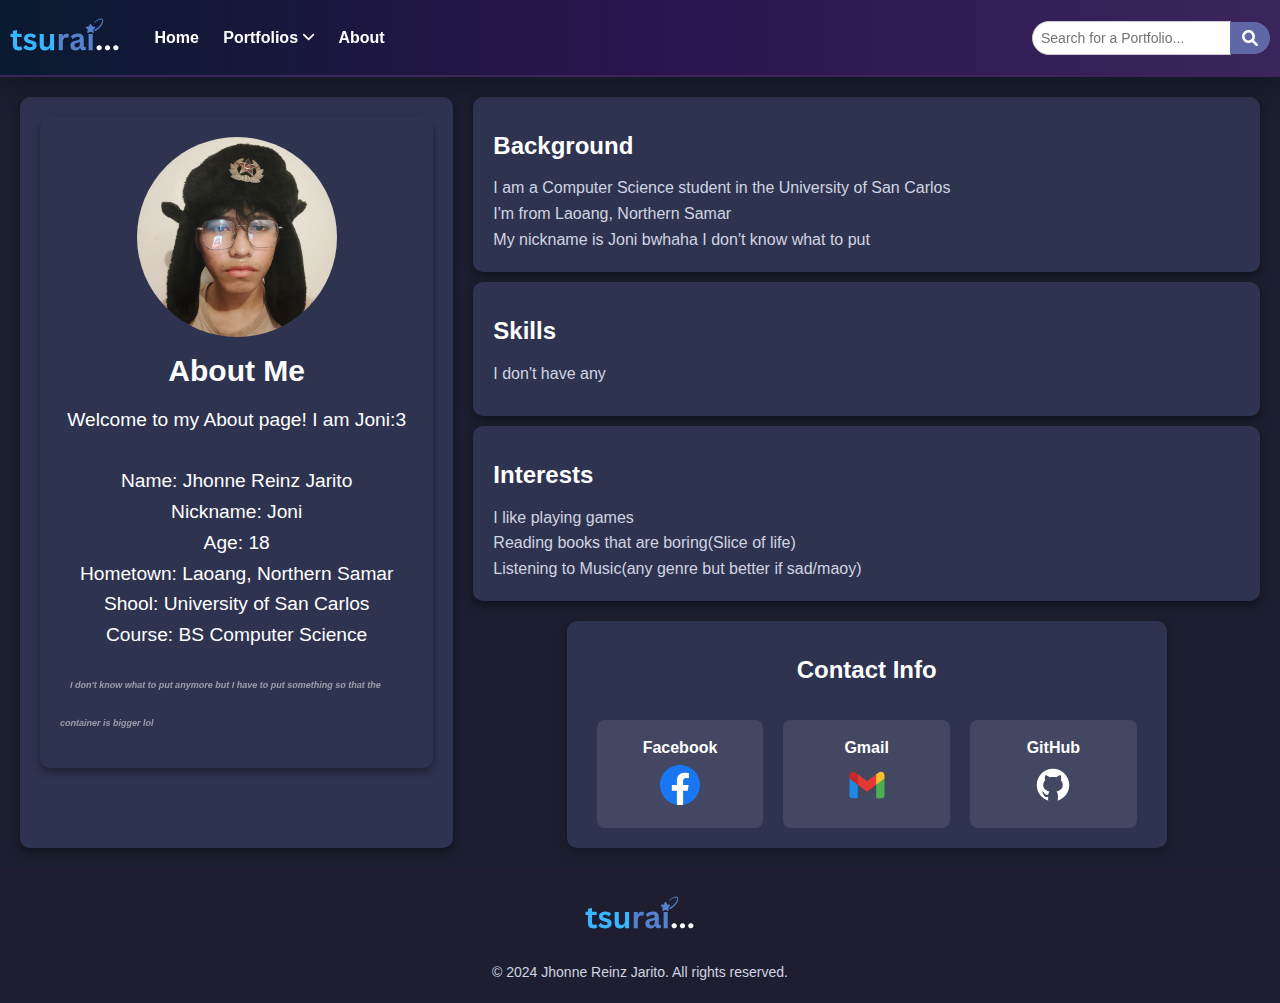
<file: pages/about/about.html>
<!DOCTYPE html>
<html lang="en">
<head>
  <meta charset="UTF-8">
  <meta name="viewport" content="width=device-width, initial-scale=1.0">
  <title>About - Tsurai</title>
  <link rel="stylesheet" href="astyles.css">
  <link rel="icon" href="images/icons/favicon-16x16.png" sizes="16x16" type="image/png">
  <link rel="icon" href="images/icons/favicon-32x32.png" sizes="32x32" type="image/png">
  <link rel="apple-touch-icon" href="images/icons/apple-touch-icon.png" sizes="60x60">
  <link rel="icon" href="images/icons/android-chrome-192x192.png" sizes="192x192" type="image/png">
  <link rel="icon" href="images/icons/android-chrome-512x512.png" sizes="512x512" type="image/png">
  <link href="https://cdnjs.cloudflare.com/ajax/libs/font-awesome/6.0.0/css/all.min.css" rel="stylesheet">
</head>
<body>
  <header>
      <div class="logo">
          <img src="images/Logo NOBG.svg" alt="Logo">
          <nav>
            &nbsp;
              <a href="../homepage/index.html">Home</a>
              &nbsp;
              <div class="dropdown">
                  <a href="#" class="dropbtn">Portfolios <i class="fa fa-chevron-down"></i></a>
                  <div class="dropdown-content">
                      <a href="../portfolios/portfolio1.html">Portfolio 1</a>
                      <a href="../portfolios/portfolio2.html">Portfolio 2</a>
                      <a href="../portfolios/portfolio3.html">Portfolio 3</a>
                      <a href="../portfolios/portfolio4.html">Portfolio 4</a>
                      <a href="../portfolios/portfolio5.html">Portfolio 5</a>
                      <a href="../portfolios/portfolio6.html">Portfolio 6</a>
                  </div>
              </div>
              &nbsp;
              <a href="../about/about.html">About</a>
          </nav>
      </div>
      <div class="search-bar">
          <input type="text" class="search" placeholder="Search for a Portfolio...">
          <button class="search-button">
              <i class="fa fa-search"></i>
          </button>
      </div>
  </header>
  
  <main class="main-container">
      <section class="content">
          <div class="big-container">
              <div class="left-container">
                  <div class="about-section">
                    <img src="images/Pic.jpg" alt="About Logo" class="about-photo">
                      <h1>About Me</h1>
                      <p>Welcome to my About page! I am Joni:3<br>
                          <br>Name: Jhonne Reinz Jarito
                          <br>Nickname: Joni
                          <br>Age: 18
                          <br>Hometown: Laoang, Northern Samar
                          <br>Shool: University of San Carlos
                          <br>Course: BS Computer Science
                      </p>
                      <h2><i>&nbsp;&nbsp;&nbsp;&nbsp;I don't know what to put anymore but I have to put something so that the container is bigger lol</i></h2>
                  </div>
              </div>
              <div class="right-container">
                  <div class="background-section">
                      <h2>Background</h2>
                      <p>I am a Computer Science student in the University of San Carlos
                        <br>I'm from Laoang, Northern Samar
                        <br>My nickname is Joni bwhaha I don't know what to put
                      </p>
                  </div>
                  <div class="skills-interests">
                      <div class="skills-container">
                          <h2>Skills</h2>
                          <ul>
                              <li>I don't have any</li>
                          </ul>
                      </div>
                      <div class="interests-container">
                          <h2>Interests</h2>
                          <p>I like playing games
                            <br>Reading books that are boring(Slice of life)
                            <br>Listening to Music(any genre but better if sad/maoy)
                          </p>
                      </div>
                  </div>
                  <div class="contact-container">
                    <h2>Contact Info</h2>
                    
                    <div class="contact-items">
                        <div class="contact-item">
                            <h3>Facebook</h3>
                            <a href="https://www.facebook.com/supernenechi.gi/" target="_blank">
                                <img src="images/icons/Facebook.svg" alt="Facebook" class="social-icon">
                            </a>
                        </div>
                        
                        <div class="contact-item">
                            <h3>Gmail</h3>
                            <a href="https://mail.google.com/mail/u/0/#inbox?compose=GTvVlcSKjDPrHHTlcwfNWdwtpvDSZNRJCSVnWDtDjpMxcpXNkCbBRvXcHbqVwjFDDMlrQvFTGvPlh" target="_blank">
                                <img src="images/icons/Gmail.svg" alt="Gmail" class="social-icon">
                            </a>
                        </div>
                        
                        <div class="contact-item">
                            <h3>GitHub</h3>
                            <a href="https://github.com/Seiya-hue" target="_blank">
                                <img src="images/icons/Github.svg" alt="GitHub" class="social-icon">
                            </a>
                        </div>
                    </div>                       
              </div>
          </div>
      </section>
  </main>

  <footer>
      <div class="logo">
          <img src="images/Logo NOBG.svg" alt="Logo">
      </div>
      <p>&copy; 2024 Jhonne Reinz Jarito. All rights reserved.</p>
  </footer>
  
  <script src="../search.js"></script>
</body>
</html>
</file>
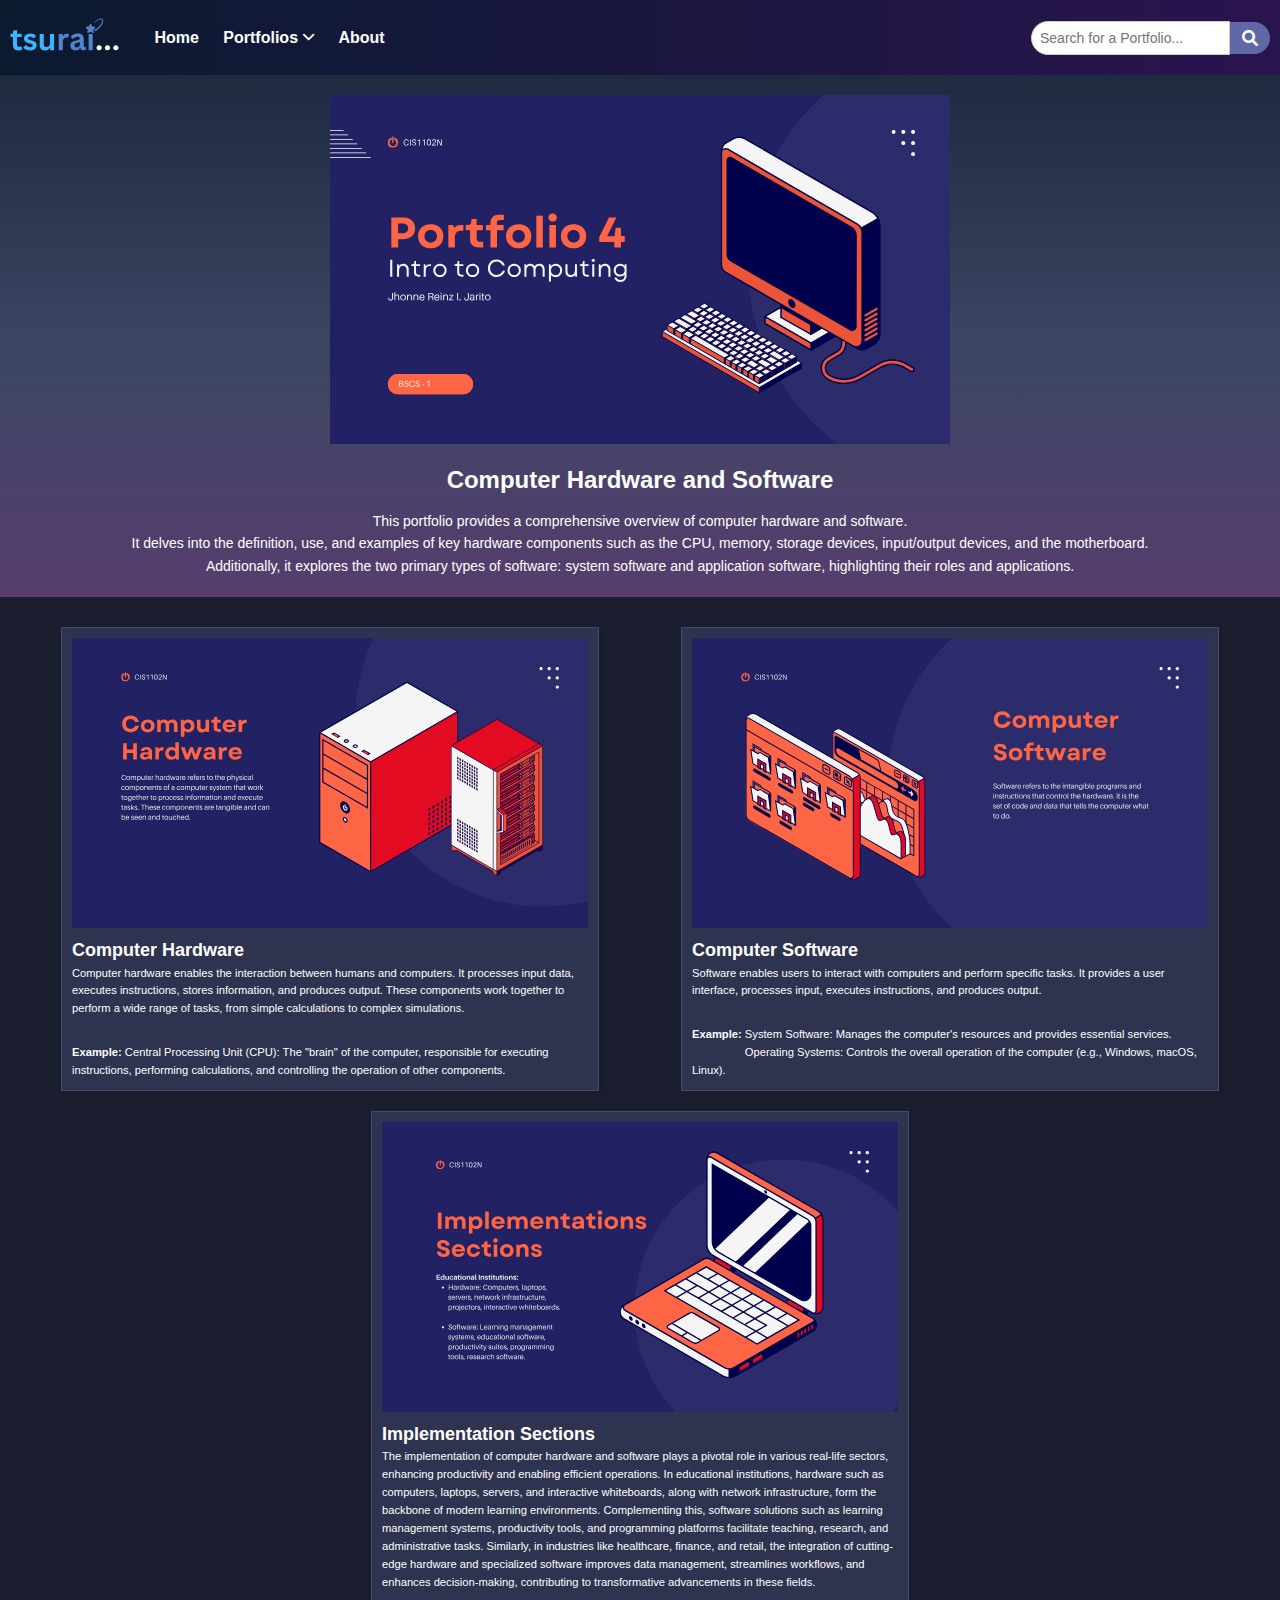
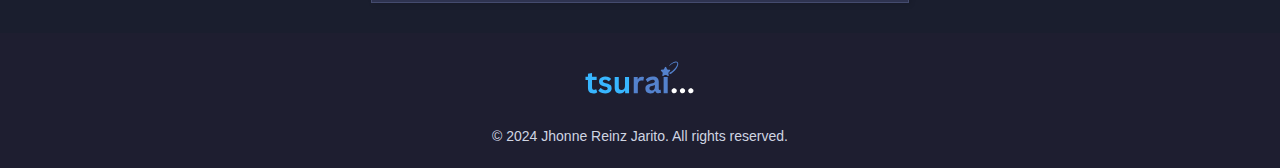
<file: pages/portfolios/portfolio4.html>
<!DOCTYPE html>
<html lang="en">
<head>
    <meta charset="UTF-8">
    <meta name="viewport" content="width=device-width, initial-scale=1.0">
    <title>Tsurai - Portfolio 4</title>
    <link rel="stylesheet" href="p4styles.css">
    <link rel="icon" href="images/icons/favicon-16x16.png" sizes="16x16" type="image/png">
    <link rel="icon" href="images/icons/favicon-32x32.png" sizes="32x32" type="image/png">
    <link rel="apple-touch-icon" href="images/icons/apple-touch-icon.png" sizes="60x60">
    <link rel="icon" href="images/icons/android-chrome-192x192.png" sizes="192x192" type="image/png">
    <link rel="icon" href="images/icons/android-chrome-512x512.png" sizes="512x512" type="image/png">
    <link href="https://cdnjs.cloudflare.com/ajax/libs/font-awesome/6.0.0/css/all.min.css" rel="stylesheet">
    <link rel="stylesheet" href="https://cdnjs.cloudflare.com/ajax/libs/font-awesome/6.0.0-beta3/css/all.min.css">

</head>
<body>
    <header>
        <div class="logo">
            <img src="images/Logo NOBG.svg" alt="Logo">
            <nav>
                &nbsp;
                <a href="../homepage/index.html">Home</a>
                &nbsp;
                <div class="dropdown">
                    <a href="#" class="dropbtn">
                        Portfolios <i class="fa fa-chevron-down"></i>
                    </a>
                    <div class="dropdown-content">
                        <a href="../portfolios/portfolio1.html">Portfolio 1</a>
                        <a href="../portfolios/portfolio2.html">Portfolio 2</a>
                        <a href="../portfolios/portfolio3.html">Portfolio 3</a>
                        <a href="../portfolios/portfolio4.html">Portfolio 4</a>
                        <a href="../portfolios/portfolio5.html">Portfolio 5</a>
                        <a href="../portfolios/portfolio6.html">Portfolio 6</a>
                    </div>
                </div>
                &nbsp;
                <a href="../about/about.html">About</a>
            </nav>
        </div>
        <input type="text" class="search" placeholder="Search for a Portfolio...">
        <button class="search-button">
            <i class="fa fa-search"></i>
        </button>
    </header>

    <section class="portfolio-banner">
        <img src="images/Portfolio 4/1.svg" alt="Portfolio Image">
        <h1>Computer Hardware and Software</h1>
        <p>This portfolio provides a comprehensive overview of computer hardware and software.<br> 
            It delves into the definition, use, and examples of key hardware components such as the CPU, memory, storage devices, input/output devices, and the motherboard.<br> 
            Additionally, it explores the two primary types of software: system software and application software, highlighting their roles and applications.</p>
    </section>

    <section class="portfolio-items">
        <div class="portfolio-item">
            <img src="images/Portfolio 4/3.svg" alt="Page 1">
            <h2><b>Computer Hardware</b></h2>
            <p>Computer hardware enables the interaction between humans and computers. It processes input data, executes instructions, stores information, and produces output. 
            These components work together to perform a wide range of tasks, from simple calculations to complex simulations.</p><br>
            <p><b>Example:</b> Central Processing Unit (CPU): The "brain" of the computer, responsible for executing instructions, performing calculations, and controlling the operation of other components.</p>
        </div>
        <div class="portfolio-item">
            <img src="images/Portfolio 4/7.svg" alt="Page 2">
            <h2>Computer Software</h2>
            <p>Software enables users to interact with computers and perform specific tasks. 
            It provides a user interface, processes input, executes instructions, and produces output.</p><br>
            <p><b>Example:</b> System Software: Manages the computer's resources and provides essential services.
            <br>&nbsp;&nbsp;&nbsp;&nbsp;&nbsp;&nbsp;&nbsp;&nbsp;&nbsp;&nbsp;&nbsp;&nbsp;&nbsp;&nbsp;&nbsp;&nbsp;&nbsp;Operating Systems: Controls the overall operation of the computer (e.g., Windows, macOS, Linux).</p>
        </div>
        <div class="portfolio-item">
            <img src="images/Portfolio 4/11.svg" alt="Page 3">
            <h2>Implementation Sections</h2>
            <p>The implementation of computer hardware and software plays a pivotal role in various real-life sectors, enhancing productivity and enabling efficient operations. 
                In educational institutions, hardware such as computers, laptops, servers, and interactive whiteboards, along with network infrastructure, form the backbone of modern learning environments. 
                Complementing this, software solutions such as learning management systems, productivity tools, and programming platforms facilitate teaching, research, and administrative tasks. 
                Similarly, in industries like healthcare, finance, and retail, the integration of cutting-edge hardware and specialized software improves data management, streamlines workflows, and enhances decision-making, contributing to transformative advancements in these fields.</p>
        </div>
    </section>

    <footer>
        <div class="logo">
            <img src="images/Logo NOBG.svg" alt="Logo">
          </div>
          <p>&copy; 2024 Jhonne Reinz Jarito. All rights reserved.</p>
    </footer>
    <script src="../search.js"></script>
</body>
</html>
</file>
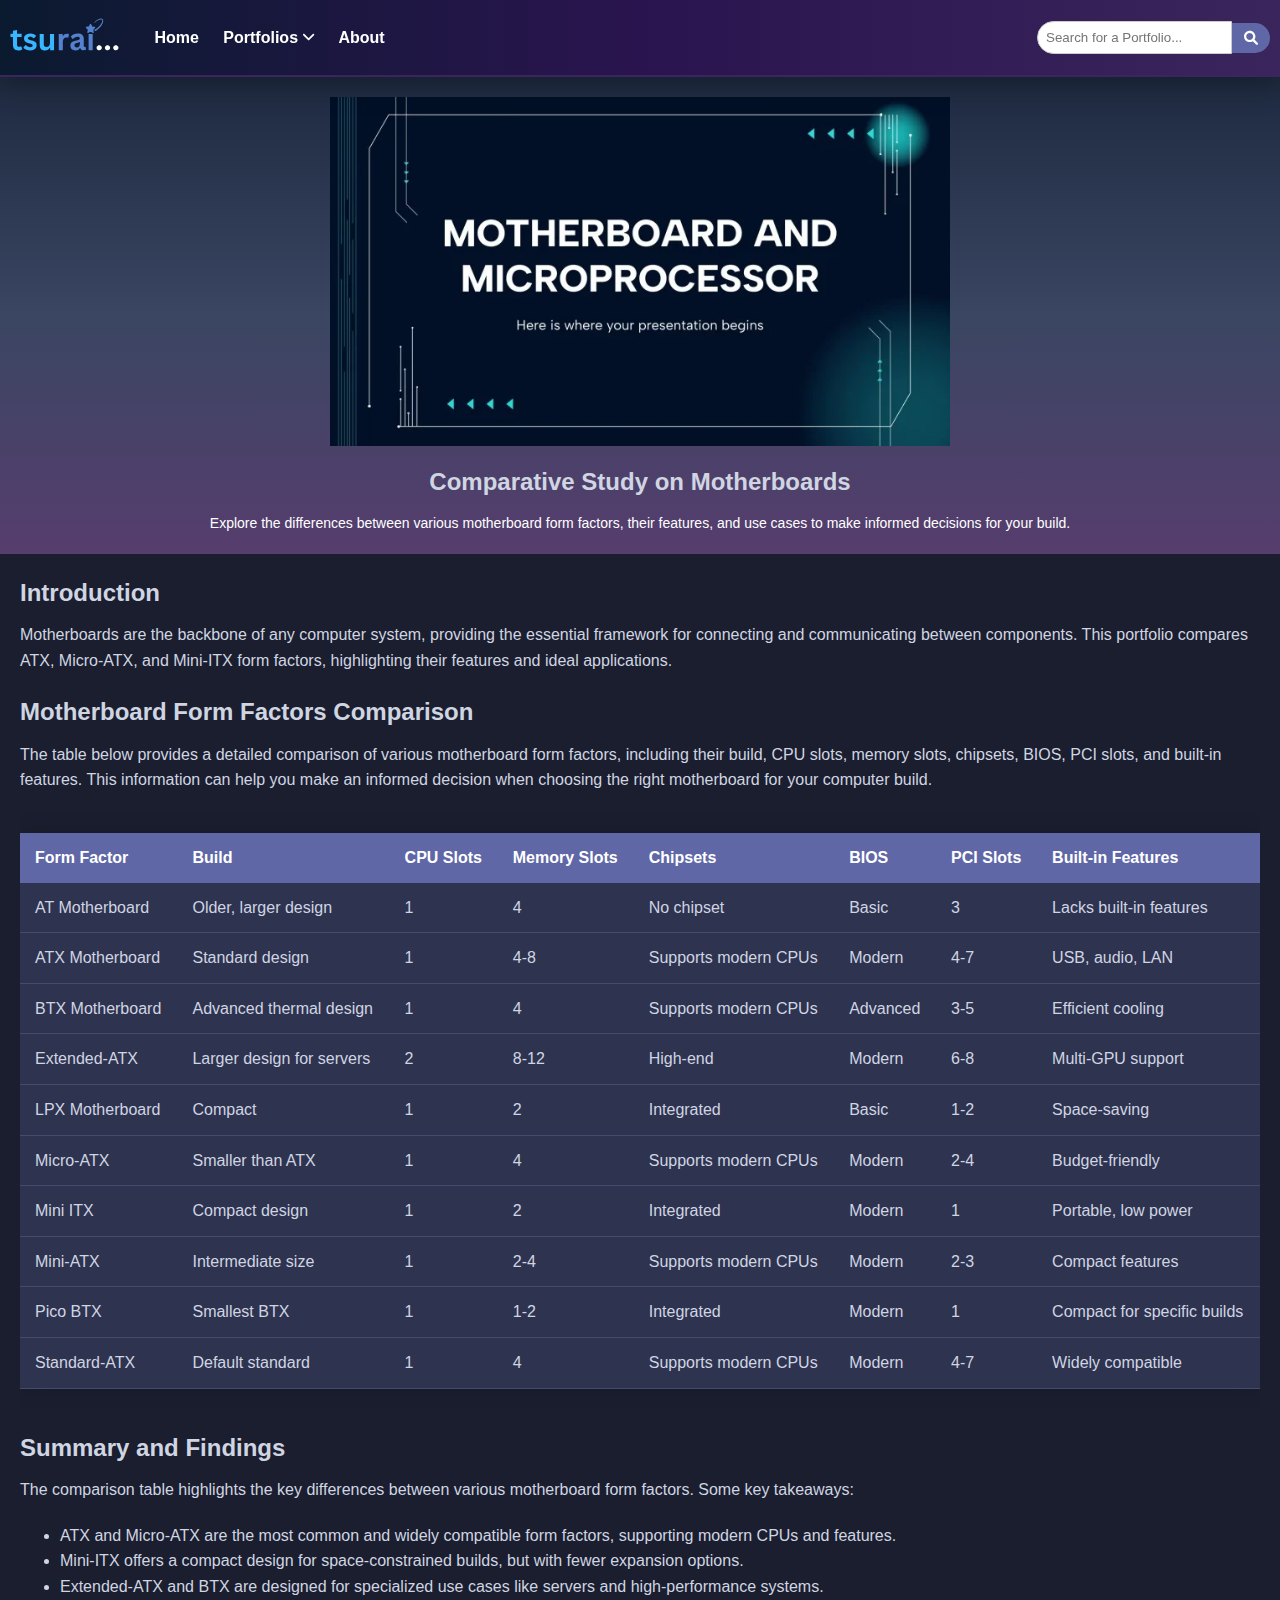
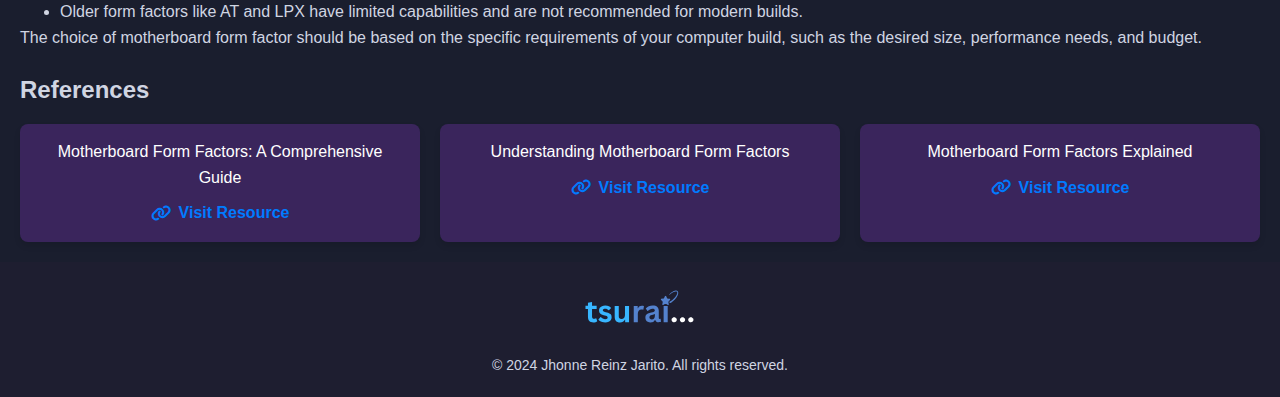
<file: pages/portfolios/portfolio5.html>
<!DOCTYPE html>
<html lang="en">
<head>
    <meta charset="UTF-8">
    <meta name="viewport" content="width=device-width, initial-scale=1.0">
    <title>Tsurai - Portfolio 5</title>
    <link rel="stylesheet" href="p5styles.css">
    <link rel="icon" href="images/icons/favicon-16x16.png" sizes="16x16" type="image/png">
    <link rel="icon" href="images/icons/favicon-32x32.png" sizes="32x32" type="image/png">
    <link rel="apple-touch-icon" href="images/icons/apple-touch-icon.png" sizes="60x60">
    <link rel="icon" href="images/icons/android-chrome-192x192.png" sizes="192x192" type="image/png">
    <link rel="icon" href="images/icons/android-chrome-512x512.png" sizes="512x512" type="image/png">
    <link href="https://cdnjs.cloudflare.com/ajax/libs/font-awesome/6.0.0/css/all.min.css" rel="stylesheet">
    <link rel="stylesheet" href="https://cdnjs.cloudflare.com/ajax/libs/font-awesome/6.0.0-beta3/css/all.min.css">

</head>
<body>
    <header>
        <div class="logo">
            <img src="images/Logo NOBG.svg" alt="Logo">
            <nav>
                &nbsp;
                <a href="../homepage/index.html">Home</a>
                &nbsp;
                <div class="dropdown">
                    <a href="#" class="dropbtn">
                        Portfolios <i class="fa fa-chevron-down"></i>
                    </a>
                    <div class="dropdown-content">
                        <a href="../portfolios/portfolio1.html">Portfolio 1</a>
                        <a href="../portfolios/portfolio2.html">Portfolio 2</a>
                        <a href="../portfolios/portfolio3.html">Portfolio 3</a>
                        <a href="../portfolios/portfolio4.html">Portfolio 4</a>
                        <a href="../portfolios/portfolio5.html">Portfolio 5</a>
                        <a href="../portfolios/portfolio6.html">Portfolio 6</a>
                    </div>
                </div>
                &nbsp;
                <a href="../about/about.html">About</a>
            </nav>
        </div>
        <input type="text" class="search" placeholder="Search for a Portfolio...">
        <button class="search-button">
            <i class="fa fa-search"></i>
        </button>
    </header>

    <section class="portfolio-banner">
        <img src="images/Portfolio 5/p5.webp" alt="Motherboard Image">
        <h1>Comparative Study on Motherboards</h1>
        <p>Explore the differences between various motherboard form factors, their features, and use cases to make informed decisions for your build.</p>
    </section>

    <section class="portfolio-content">
        <h2>Introduction</h2>
        <p style="margin: 10px 0;">Motherboards are the backbone of any computer system, providing the essential framework for connecting and communicating between components. This portfolio compares ATX, Micro-ATX, and Mini-ITX form factors, highlighting their features and ideal applications.</p>

        <h2 style="margin-top: 20px;">Motherboard Form Factors Comparison</h2>
        <p>The table below provides a detailed comparison of various motherboard form factors, including their build, CPU slots, memory slots, chipsets, BIOS, PCI slots, and built-in features. This information can help you make an informed decision when choosing the right motherboard for your computer build.</p>

        <div class="table-wrapper">
            <table class="styled-table">
                <thead>
                    <tr>
                        <th>Form Factor</th>
                        <th>Build</th>
                        <th>CPU Slots</th>
                        <th>Memory Slots</th>
                        <th>Chipsets</th>
                        <th>BIOS</th>
                        <th>PCI Slots</th>
                        <th>Built-in Features</th>
                    </tr>
                </thead>
                <tbody>
                    <tr>
                        <td>AT Motherboard</td>
                        <td>Older, larger design</td>
                        <td>1</td>
                        <td>4</td>
                        <td>No chipset</td>
                        <td>Basic</td>
                        <td>3</td>
                        <td>Lacks built-in features</td>
                    </tr>
                    <tr>
                        <td>ATX Motherboard</td>
                        <td>Standard design</td>
                        <td>1</td>
                        <td>4-8</td>
                        <td>Supports modern CPUs</td>
                        <td>Modern</td>
                        <td>4-7</td>
                        <td>USB, audio, LAN</td>
                    </tr>
                    <tr>
                        <td>BTX Motherboard</td>
                        <td>Advanced thermal design</td>
                        <td>1</td>
                        <td>4</td>
                        <td>Supports modern CPUs</td>
                        <td>Advanced</td>
                        <td>3-5</td>
                        <td>Efficient cooling</td>
                    </tr>
                    <tr>
                        <td>Extended-ATX</td>
                        <td>Larger design for servers</td>
                        <td>2</td>
                        <td>8-12</td>
                        <td>High-end</td>
                        <td>Modern</td>
                        <td>6-8</td>
                        <td>Multi-GPU support</td>
                    </tr>
                    <tr>
                        <td>LPX Motherboard</td>
                        <td>Compact</td>
                        <td>1</td>
                        <td>2</td>
                        <td>Integrated</td>
                        <td>Basic</td>
                        <td>1-2</td>
                        <td>Space-saving</td>
                    </tr>
                    <tr>
                        <td>Micro-ATX</td>
                        <td>Smaller than ATX</td>
                        <td>1</td>
                        <td>4</td>
                        <td>Supports modern CPUs</td>
                        <td>Modern</td>
                        <td>2-4</td>
                        <td>Budget-friendly</td>
                    </tr>
                    <tr>
                        <td>Mini ITX</td>
                        <td>Compact design</td>
                        <td>1</td>
                        <td>2</td>
                        <td>Integrated</td>
                        <td>Modern</td>
                        <td>1</td>
                        <td>Portable, low power</td>
                    </tr>
                    <tr>
                        <td>Mini-ATX</td>
                        <td>Intermediate size</td>
                        <td>1</td>
                        <td>2-4</td>
                        <td>Supports modern CPUs</td>
                        <td>Modern</td>
                        <td>2-3</td>
                        <td>Compact features</td>
                    </tr>
                    <tr>
                        <td>Pico BTX</td>
                        <td>Smallest BTX</td>
                        <td>1</td>
                        <td>1-2</td>
                        <td>Integrated</td>
                        <td>Modern</td>
                        <td>1</td>
                        <td>Compact for specific builds</td>
                    </tr>
                    <tr>
                        <td>Standard-ATX</td>
                        <td>Default standard</td>
                        <td>1</td>
                        <td>4</td>
                        <td>Supports modern CPUs</td>
                        <td>Modern</td>
                        <td>4-7</td>
                        <td>Widely compatible</td>
                    </tr>
                </tbody>
            </table>
        </div>

        <h2 style="margin-top: 20px;">Summary and Findings</h2>
        <p>The comparison table highlights the key differences between various motherboard form factors. Some key takeaways:</p>
        <ul>
            <li>ATX and Micro-ATX are the most common and widely compatible form factors, supporting modern CPUs and features.</li>
            <li>Mini-ITX offers a compact design for space-constrained builds, but with fewer expansion options.</li>
            <li>Extended-ATX and BTX are designed for specialized use cases like servers and high-performance systems.</li>
            <li>Older form factors like AT and LPX have limited capabilities and are not recommended for modern builds.</li>
        </ul>
        <p>The choice of motherboard form factor should be based on the specific requirements of your computer build, such as the desired size, performance needs, and budget.</p>

        <h2 style="margin-top: 20px;">References</h2>
        <div class="references-grid">
            <div class="reference-item">
                <p>Motherboard Form Factors: A Comprehensive Guide</p>
                <a href="https://www.pcmag.com/news/motherboard-form-factors-a-comprehensive-guide" target="_blank">
                    <i class="fa fa-link"></i> Visit Resource
                </a>
            </div>
            <div class="reference-item">
                <p>Understanding Motherboard Form Factors</p>
                <a href="https://www.tomshardware.com/reviews/motherboard-form-factors,3694.html" target="_blank">
                    <i class="fa fa-link"></i> Visit Resource
                </a>
            </div>
            <div class="reference-item">
                <p>Motherboard Form Factors Explained</p>
                <a href="https://www.techspot.com/article/1171-motherboard-form-factors-explained/" target="_blank">
                    <i class="fa fa-link"></i> Visit Resource
                </a>
            </div>
        </div>
    </section>

    <footer>
        <div class="logo">
            <img src="images/Logo NOBG.svg" alt="Logo">
        </div>
        <p>&copy; 2024 Jhonne Reinz Jarito. All rights reserved.</p>
    </footer>
    <script src="../search.js"></script>
</body>
</html>
</file>
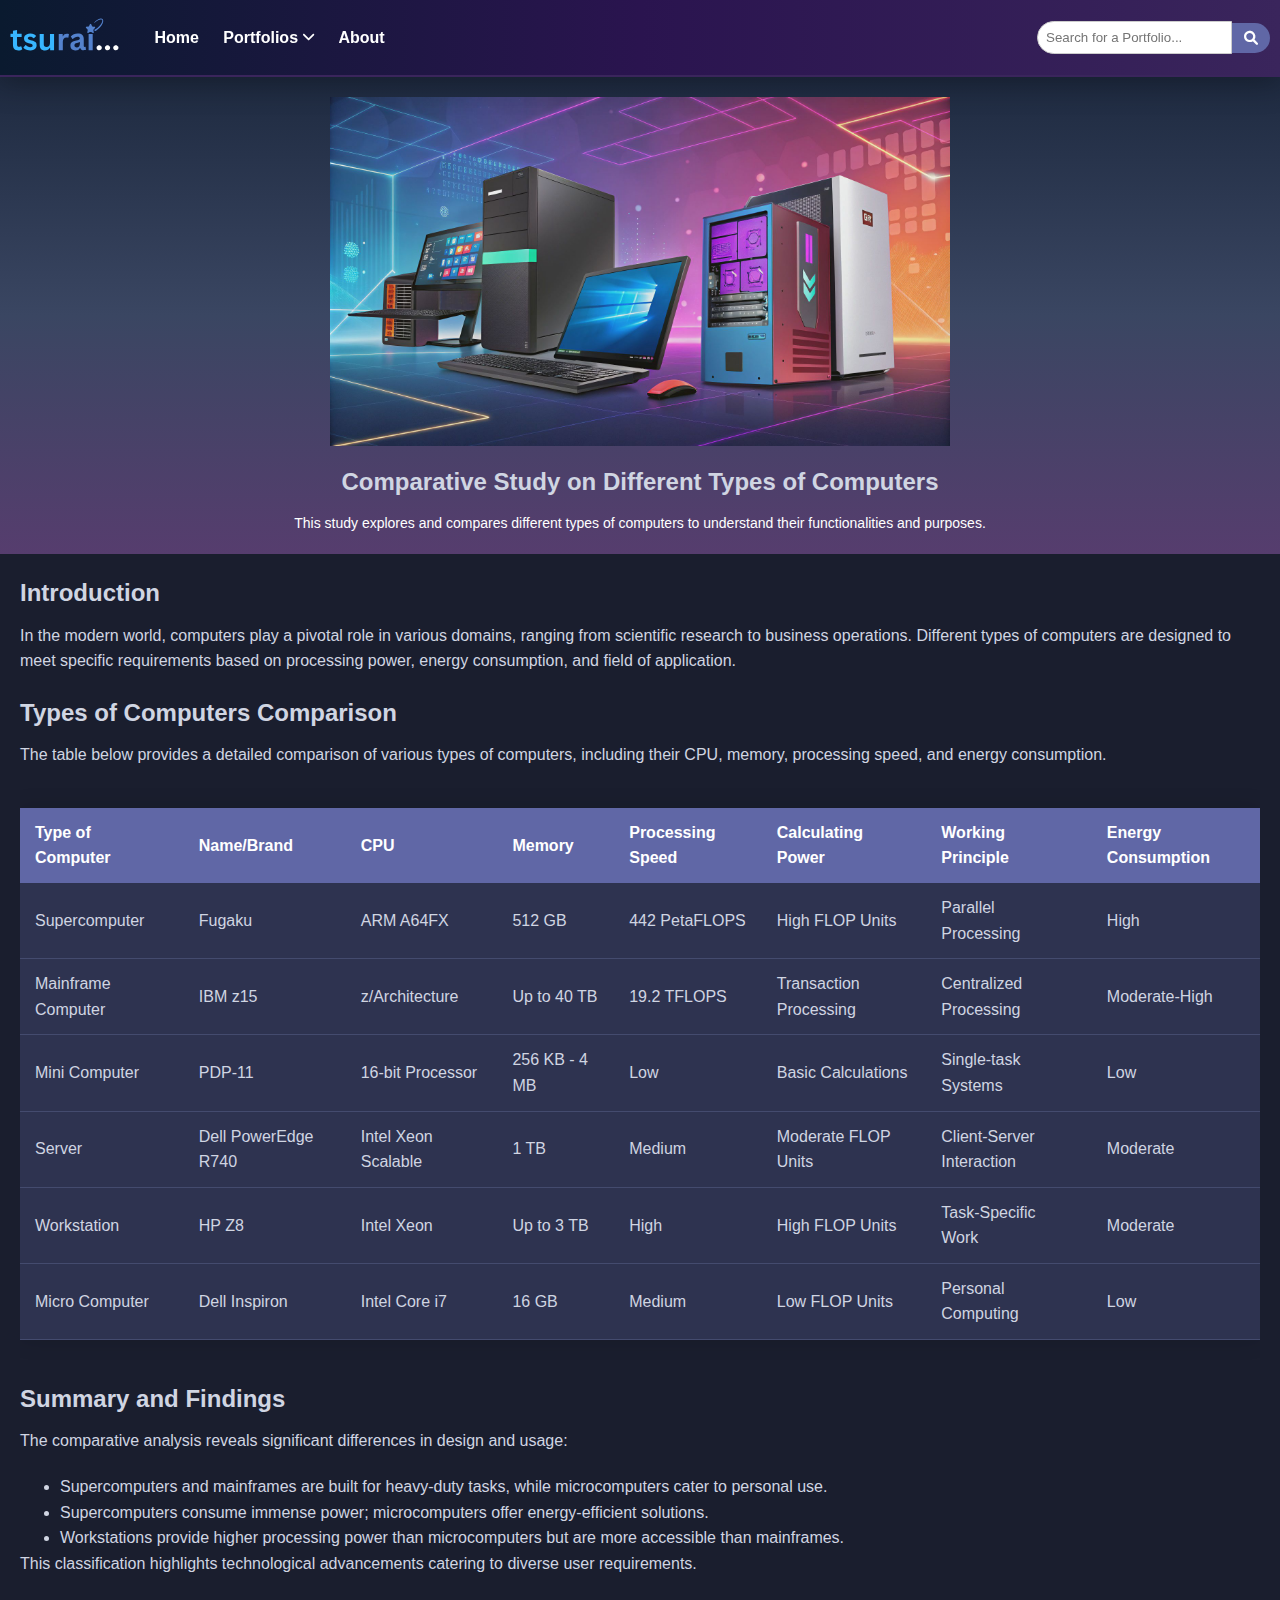
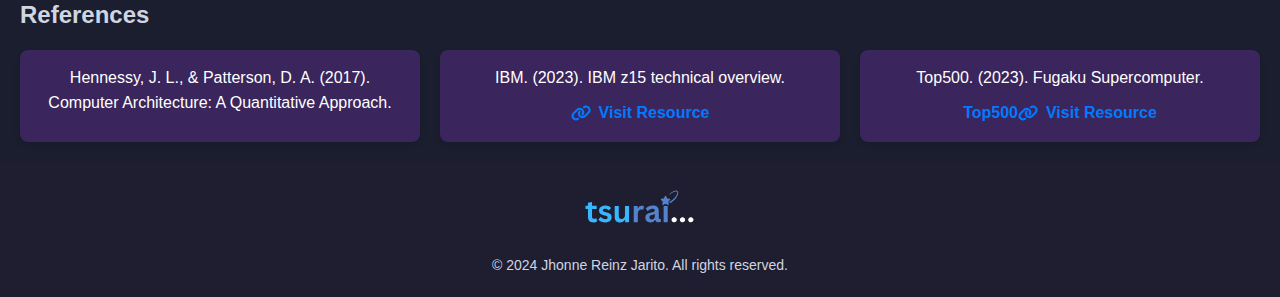
<file: pages/portfolios/portfolio6.html>
<!DOCTYPE html>
<html lang="en">
<head>
  <meta charset="UTF-8">
  <meta name="viewport" content="width=device-width, initial-scale=1.0">
  <title>Comparative Study on Different Types of Computers</title>
  <link rel="stylesheet" href="p5styles.css">
  <link rel="icon" href="images/icons/favicon-16x16.png" sizes="16x16" type="image/png">
  <link rel="icon" href="images/icons/favicon-32x32.png" sizes="32x32" type="image/png">
  <link rel="apple-touch-icon" href="images/icons/apple-touch-icon.png" sizes="60x60">
  <link rel="icon" href="images/icons/android-chrome-192x192.png" sizes="192x192" type="image/png">
  <link rel="icon" href="images/icons/android-chrome-512x512.png" sizes="512x512" type="image/png">
  <link href="https://cdnjs.cloudflare.com/ajax/libs/font-awesome/6.0.0/css/all.min.css" rel="stylesheet">
  <link rel="stylesheet" href="https://cdnjs.cloudflare.com/ajax/libs/font-awesome/6.0.0-beta3/css/all.min.css">
</head>
<body>
  <header>
      <div class="logo">
          <img src="images/Logo NOBG.svg" alt="Logo">
          <nav>
              &nbsp;
              <a href="../homepage/index.html">Home</a>   
              &nbsp;
              <div class="dropdown">
                  <a href="#" class="dropbtn">
                      Portfolios <i class="fa fa-chevron-down"></i>
                  </a>
                  <div class="dropdown-content">
                      <a href="../portfolios/portfolio1.html">Portfolio 1</a>
                      <a href="../portfolios/portfolio2.html">Portfolio 2</a>
                      <a href="../portfolios/portfolio3.html">Portfolio 3</a>
                      <a href="../portfolios/portfolio4.html">Portfolio 4</a>
                      <a href="../portfolios/portfolio5.html">Portfolio 5</a>
                      <a href="../portfolios/portfolio6.html">Portfolio 6</a>
                  </div>
              </div>
              &nbsp;
              <a href="../about/about.html">About</a>
          </nav>
      </div>
      <input type="text" class="search" placeholder="Search for a Portfolio...">
      <button class="search-button">
          <i class="fa fa-search"></i>
      </button>
  </header>

  <section class="portfolio-banner">
      <img src="images/Portfolio 6/p6.png" alt="Computers Image">
      <h1>Comparative Study on Different Types of Computers</h1>
      <p>This study explores and compares different types of computers to understand their functionalities and purposes.</p>
  </section>

  <section class="portfolio-content">
      <h2>Introduction</h2>
      <p style="margin: 10px 0;">In the modern world, computers play a pivotal role in various domains, ranging from scientific research to business operations. Different types of computers are designed to meet specific requirements based on processing power, energy consumption, and field of application.</p>

      <h2 style="margin-top: 20px;">Types of Computers Comparison</h2>
      <p>The table below provides a detailed comparison of various types of computers, including their CPU, memory, processing speed, and energy consumption.</p>

      <div class="table-wrapper">
          <table class="styled-table">
              <thead>
                  <tr>
                      <th>Type of Computer</th>
                      <th>Name/Brand</th>
                      <th>CPU</th>
                      <th>Memory</th>
                      <th>Processing Speed</th>
                      <th>Calculating Power</th>
                      <th>Working Principle</th>
                      <th>Energy Consumption</th>
                  </tr>
              </thead>
              <tbody>
                  <tr>
                      <td>Supercomputer</td>
                      <td>Fugaku</td>
                      <td>ARM A64FX</td>
                      <td>512 GB</td>
                      <td>442 PetaFLOPS</td>
                      <td>High FLOP Units</td>
                      <td>Parallel Processing</td>
                      <td>High</td>
                  </tr>
                  <tr>
                      <td>Mainframe Computer</td>
                      <td>IBM z15</td>
                      <td>z/Architecture</td>
                      <td>Up to 40 TB</td>
                      <td>19.2 TFLOPS</td>
                      <td>Transaction Processing</td>
                      <td>Centralized Processing</td>
                      <td>Moderate-High</td>
                  </tr>
                  <tr>
                      <td>Mini Computer</td>
                      <td>PDP-11</td>
                      <td>16-bit Processor</td>
                      <td>256 KB - 4 MB</td>
                      <td>Low</td>
                      <td>Basic Calculations</td>
                      <td>Single-task Systems</td>
                      <td>Low</td>
                  </tr>
                  <tr>
                      <td>Server</td>
                      <td>Dell PowerEdge R740</td>
                      <td>Intel Xeon Scalable</td>
                      <td>1 TB</td>
                      <td>Medium</td>
                      <td>Moderate FLOP Units</td>
                      <td>Client-Server Interaction</td>
                      <td>Moderate</td>
                  </tr>
                  <tr>
                      <td>Workstation</td>
                      <td>HP Z8</td>
                      <td>Intel Xeon</td>
                      <td>Up to 3 TB</td>
                      <td>High</td>
                      <td>High FLOP Units</td>
                      <td>Task-Specific Work</td>
                      <td>Moderate</td>
                  </tr>
                  <tr>
                      <td>Micro Computer</td>
                      <td>Dell Inspiron</td>
                      <td>Intel Core i7</td>
                      <td>16 GB</td>
                      <td>Medium</td>
                      <td>Low FLOP Units</td>
                      <td>Personal Computing</td>
                      <td>Low</td>
                  </tr>
              </tbody>
          </table>
      </div>

      <h2 style="margin-top: 20px;">Summary and Findings</h2>
      <p>The comparative analysis reveals significant differences in design and usage:</p>
      <ul>
          <li>Supercomputers and mainframes are built for heavy-duty tasks, while microcomputers cater to personal use.</li>
          <li>Supercomputers consume immense power; microcomputers offer energy-efficient solutions.</li>
          <li>Workstations provide higher processing power than microcomputers but are more accessible than mainframes.</li>
      </ul>
      <p>This classification highlights technological advancements catering to diverse user requirements.</p>

      <h2 style="margin-top: 20px;">References</h2>
      <div class="references-grid">
          <div class="reference-item">
              <p>Hennessy, J. L., & Patterson, D. A. (2017). Computer Architecture: A Quantitative Approach.</p>
          </div>
          <div class="reference-item">
              <p>IBM. (2023). IBM z15 technical overview.</p> 
              <a href="https://www.ibm.com/it-infrastructure/z/hardware/z15" target="_blank">
                <i class="fa fa-link"></i> Visit Resource</a>
          </div>
          <div class="reference-item">
              <p>Top500. (2023). Fugaku Supercomputer.</p>
                <a href="https://www.top500.org/system/179807/" target="_blank">Top500
                    <i class="fa fa-link"></i> Visit Resource
                </a>
          </div>
      </div>
  </section>

  <footer>
      <div class="logo">
          <img src="images/Logo NOBG.svg" alt="Logo">
      </div>
      <p>&copy; 2024 Jhonne Reinz Jarito. All rights reserved.</p>
  </footer>
  <script src="../search.js"></script>
</body>
</html>
</file>
<file: pages/about/astyles.css>
* {
  margin: 0;
  box-sizing: border-box;
}

body {
  font-family: Helvetica, sans-serif;
  margin: 0;
  padding: 0;
  background-color: #1a1e2e;
  color: #d0d5e2;
  line-height: 1.6;
}

h1, h2 {
  margin: 10px 0;
  color: #ffffff;
}

p {
  line-height: 1.6;
  color: #d0d5e2;
}

ul {
  list-style: none;
  padding: 0;
}

.main-container {
  margin: 20px;
}

header {
  background: linear-gradient(90deg, #0A1A2F, #2A144F, #3A255C);
  padding: 10px 10px;
  display: flex;
  align-items: center;
  justify-content: space-between;
  filter: drop-shadow(0 5px 15px rgba(0, 0, 0, 0.3));
  border-bottom: 2px solid #3A255C;
  position: relative;
  width: 100%;  
  top: 0;
  left: 0;
}

header .logo {
  margin-right: 10px;
  display: flex;
  align-items: center;
  width: 100%; 
  height: auto;
}

header .logo img {
  width: 110px; 
  height: auto; 
  margin-right: 10px;
}

header nav {
  margin-left: 10px;
  display: flex;
  gap: 10px;
}

header nav a {
  text-decoration: none;
  color: white;
  font-weight: bold;
  transition: color 0.3s ease, background-color 0.3s ease;  
}

header nav a:hover {
  color: #6067a6;
}

.search-bar {
  display: flex;
  align-items: center;
  gap: 0;
  max-width: 300px;
  margin-left: auto;
}

.search {
  padding: 8px;
  border: 1px solid #ccc;
  border-radius: 20px 0 0 20px;
  font-size: 14px;
  flex: 1;
  outline: none;
  transition: border-color 0.3s;
  margin-right: -1px;
}

.search:focus {
  border-color: #6067a6;
}

.search-button {
  background-color: #6067a6;
  color: white;
  border: none;
  padding: 8px 12px;
  border-radius: 0 20px 20px 0;
  cursor: pointer;
  font-size: 14px;
  display: flex;
  align-items: center;
  justify-content: center;
  transition: background-color 0.3s;
}

.search-button:hover {
  background-color: #4b5098;
}

.search-button i {
  font-size: 16px;
}

.search-bar:hover .search {
  border-color: #4b5098;
}

.dropdown {
  position: relative;
  display: inline-block;
}

.dropbtn {
  color: white;
  font-weight: bold;
  text-decoration: none;
  cursor: pointer;
  display: flex;
  align-items: center;
}

.dropbtn i {
  margin-left: 5px;
  font-size: 0.8rem;
  transition: transform 0.3s ease;
}

.dropdown:hover .dropbtn i {
  transform: rotate(180deg);
}

.dropdown-content {
  display: none;
  position: absolute;
  background-color: #2e3350;
  min-width: 200px;
  box-shadow: 0px 8px 16px rgba(0, 0, 0, 0.2);
  z-index: 1;
  border-radius: 5px;
  padding: 10px 0;
  text-align: left;
}

.dropdown-content a {
  color: #d0d5e2;
  padding: 10px 15px;
  text-decoration: none;
  display: block;
  transition: background-color 0.3s;
}

.dropdown-content a:hover {
  background-color: #444b6e;
  color: #ffffff;
}

.dropdown:hover .dropdown-content {
  display: block;
}

.big-container {
  display: flex;
  flex-direction: row;
  gap: 20px;
  margin: 20px 0;
}

.left-container {
  flex: 1;
  background-color: #2e3350;
  padding: 20px;
  box-shadow: 0 4px 8px rgba(0, 0, 0, 0.4);
  border-radius: 10px;
}

.right-container {
  flex: 2;
  display: flex;
  flex-direction: column;
  gap: 10px;
}

.background-section {
  background-color: #2e3350;
  padding: 20px;
  box-shadow: 0 4px 8px rgba(0, 0, 0, 0.4);
  border-radius: 10px;
} 

.skills-container {
  background-color: #2e3350;
  padding: 20px;
  box-shadow: 0 4px 8px rgba(0, 0, 0, 0.4);
  border-radius: 10px;
  margin-bottom: 10px;
}

.interests-container {
  background-color: #2e3350;
  padding: 20px;
  box-shadow: 0 4px 8px rgba(0, 0, 0, 0.4);
  border-radius: 10px;
  margin-bottom: 10px;
}

.skills-container ul li {
  margin-bottom: 10px; 
}

.interests-container ul li {
  margin-bottom: 10px; 
}

footer {
  background: #1e1e30;
  color: #d0d5e2;
  text-align: center;
  padding: 20px;
  display: flex;
  justify-content: center;
  align-items: center;
  flex-direction: column;
  filter: drop-shadow(7px 10px) linear-gradient(to bottom, #1e1e30, #2a3550, #3b3d60);
} 

footer .logo img {
  width: 110px;
  height: auto;
  margin-bottom: 10px;
}

footer p {
  margin: 0;
  font-size: 14px;
}

.about-section {
  background-color: #2e3350;
  padding: 20px;
  box-shadow: 0 4px 8px rgba(0, 0, 0, 0.4);
  border-radius: 10px;
  margin-bottom: 10px;
}

.about-header {
  display: flex;
  align-items: center;
  margin-bottom: 10px;
}

.about-logo {
  width: 300px; 
  height: auto; 
  margin-right: 10px;
}

.about-section h1 {
  font-size: 2.5em; 
  color: white;
  font-size: 30px;
  text-align: center;
}

.about-content {
  display: flex;
  align-items: center;
}

.about-photo {
    width: 200px; 
    height: 200px;
    border-radius: 50%; 
    margin: 0 auto;
    display: block; 
}

.about-section p {
  font-size: 1.2em; 
  color: white;
  text-align: center;
  margin-bottom: 5px;
}

.about-section h2 i {
  opacity: 0.5;
  font-size: 9px;
  text-align: center;
  color: white;
}

.contact-container {
  display: flex;
  flex-direction: column;
  align-items: center;
  justify-content: center;
  background-color: #2e3350;
  padding: 20px;
  border-radius: 10px;
  box-shadow: 0 4px 8px rgba(0, 0, 0, 0.2);
  max-width: 600px;
  width: 100%;
  margin: auto;
  text-align: center;
  color: #ffffff;
}
  
.contact-items {
  display: flex;
  justify-content: space-around;
  width: 100%;
  margin-top: 20px;
}
  
.contact-item {
  display: flex;
  flex-direction: column;
  align-items: center;
  background-color: rgba(255, 255, 255, 0.1);
  border-radius: 8px;
  padding: 15px;
  margin: 0 10px;
  flex: 1;
  min-width: 100px;
  transition: background-color 0.3s;
}
  
.contact-item:hover {
  background-color: rgba(255, 255, 255, 0.2);
}
  
.contact-item h3 {
  font-size: 16px;
  margin-bottom: 5px;
}
  
.social-icon {
  width: 40px;
  height: auto;
  transition: transform 0.3s;
}
  
.social-icon:hover {
  transform: scale(1.1);
}
</file>
<file: pages/portfolios/p4styles.css>
* {
    margin: 0;
    box-sizing: border-box;
}

body {
    font-family: Helvetica, sans-serif;
    line-height: 1.6;
    color: white;
    background-color: #1a1e2e;
}

header {
    background: linear-gradient(90deg, #0A1A2F, #2A144F);
    padding: 10px 10px;
    display: flex;
    align-items: center;
    justify-content: space-between;
    filter: drop-shadow(7px 10px) linear-gradient(90deg, #0A1A2F, #2A144F);
}

header .logo {
    margin-right: 10px;
    display: flex;
    align-items: center;
    width: 100%; 
    height: auto;
}

header .logo img {
    width: 110px;
    height: auto;
    margin-right: 10px;
}

header nav {
    margin-left: 10px;
    display: flex;
    gap: 10px;
}

header nav a {
    text-decoration: none;
    color: white;
    font-weight: bold;
    transition: color 0.3s ease, background-color 0.3s ease;
}

header nav a:hover {
    color: #6067a6;
}

.search-container {
    display: flex;
    align-items: center;
    gap: 0;
    max-width: 300px;
    margin: 0 auto;
  }
  
  .search {
    padding: 8px;
    border: 1px solid #ccc;
    border-radius: 20px 0 0 20px;
    font-size: 14px;
    flex: 1;
    outline: none;
    transition: border-color 0.3s;
  }
  
  .search:focus {
    border-color: #6067a6;
  }
  
  .search-button {
    background-color: #6067a6;
    color: white;
    border: none;
    padding: 8px 12px;
    border-radius: 0 20px 20px 0;
    cursor: pointer;
    font-size: 14px;
    display: flex;
    align-items: center;
    justify-content: center;
    transition: background-color 0.3s;
  }
  
  .search-button:hover {
    background-color: #4b5098;
  }
  
  .search-button i {
    font-size: 16px;
  }
  
  .search-container:hover .search {
    border-color: #4b5098;
  }

.portfolio-banner {
    text-align: center;
    padding: 20px;
    background: linear-gradient(to bottom, #1e2a40, #3a4662, #563d6e)
}

.portfolio-banner img {
    max-width: 50%;
    height: auto;
}

.portfolio-banner h1 {
    font-size: 24px; 
    margin: 10px 0; 
}

.portfolio-banner p {
    font-size: 14px;
    color: white; 
}

.portfolio-items {
    display: flex;
    flex-wrap: wrap;
    justify-content: space-around;
    padding: 20px;
}

.portfolio-item {
    background-color: #2e3350;
    border: 1px solid #444b6e;
    margin: 10px;
    padding: 10px;
    width: calc(45% - 20px);
    box-shadow: 2px 2px 5px rgba(0, 0, 0, 0.1);
}

.portfolio-item img {
    max-width: 100%;
    height: auto;
}

.portfolio-item h2 {
    font-size: 18px;
    font-weight: bold;
    color: white;
}

.portfolio-item p {
    font-size: 70%;
    text-align: left;
    color: white;
}

footer {
    background: #1e1e30;
    padding: 20px 0;
    text-align: center;
    color: #d0d5e2;
    display: flex;
    justify-content: center;
    align-items: center;
    flex-direction: column;
    filter: drop-shadow(7px 10px) linear-gradient(to bottom, #1e1e30, #2a3550, #3b3d60);
  }
  
  footer .logo img {
    width: 110px;
    height: auto;
    margin-bottom: 10px;
  }
  
  footer p {
    margin: 0;
    font-size: 14px;
  }

.dropdown {
    position: relative;
    display: inline-block;
}

.dropbtn {
    color: white;
    font-weight: bold;
    text-decoration: none;
    cursor: pointer;
    display: flex;
    align-items: center;
}

.dropbtn i {
    margin-left: 5px;
    font-size: 0.8rem;
    transition: transform 0.3s ease;
}

.dropdown:hover .dropbtn i {
    transform: rotate(180deg);
}

.dropdown-content {
    display: none;
    position: absolute;
    background-color: #2e3350;
    min-width: 200px;
    box-shadow: 0px 8px 16px rgba(0, 0, 0, 0.2);
    z-index: 1;
    border-radius: 5px;
    padding: 10px 0;
    text-align: left;
}

.dropdown-content a {
    color: #d0d5e2;
    padding: 10px 15px;
    text-decoration: none;
    display: block;
    transition: background-color 0.3s ease;
}

.dropdown-content a:hover {
    background-color: #444b6e;
    color: #ffffff;
}

.dropdown:hover .dropdown-content {
    display: block;
}
</file>
<file: pages/portfolios/p5styles.css>
* {
    margin: 0;
    box-sizing: border-box;
}

body {
    font-family: Helvetica, sans-serif;
    line-height: 1.6;
    color: #d0d5e2;
    background-color: #1a1e2e;
    display: flex;
    flex-direction: column;
    min-height: 100vh;
    margin: 0;
    padding: 0;
}

header {
    background: linear-gradient(90deg, #0A1A2F, #2A144F, #3A255C);
    padding: 10px 10px;
    display: flex;
    align-items: center;
    justify-content: space-between;
    filter: drop-shadow(0 5px 15px rgba(0, 0, 0, 0.3));
    border-bottom: 2px solid #3A255C;
    position: relative;
    width: 100%;  
    top: 0;
    left: 0;
}

header .logo {
    margin-right: 10px;
    display: flex;
    align-items: center;
    width: 100%; 
    height: auto;
}

header .logo img {
    width: 110px; 
    height: auto; 
    margin-right: 10px;
}

header nav {
    margin-left: 10px;
    display: flex;
    gap: 10px;
}

header nav a {
    text-decoration: none;
    color: white;
    font-weight: bold;
    transition: color 0.3s ease, background-color 0.3s ease;  
}

header nav a:hover {
    color: #6067a6;
}

.search {
    padding: 8px;
    border: 1px solid #ccc;
    border-radius: 20px 0 0 20px;
    outline: none;
    transition: border-color 0.3s;
}

.search:focus {
    border-color: #6067a6;
}

.search-button {
    background-color: #6067a6;
    color: white;
    border: none;
    padding: 8px 12px;
    border-radius: 0 20px 20px 0;
    cursor: pointer;
    font-size: 14px;
    display: flex;
    align-items: center;
    justify-content: center;
    transition: background-color 0.3s;
}

.search-button:hover {
    background-color: #4b5098;
}

.portfolio-banner {
    text-align: center;
    padding: 20px;
    background: linear-gradient(to bottom, #1e2a40, #3a4662, #563d6e);
}

.portfolio-banner img {
    max-width: 50%;
    height: auto;
}

.portfolio-banner h1 {
    font-size: 24px;
    margin: 10px 0;
}

.portfolio-banner p {
    font-size: 14px;
    color: white;
}

.portfolio-content {
    padding: 20px;
    flex-grow: 1;
}

.portfolio-content h2 {
    margin-bottom: 10px;
}

.portfolio-content p {
    margin-bottom: 20px;
}

.table-wrapper {
    padding: 20px 0;
    overflow-x: auto;
}

.styled-table {
    width: 100%;
    border-collapse: collapse;
    font-size: 16px;
    text-align: left;
    color: #d0d5e2;
    background-color: #2e3350;
    box-shadow: 0 0 20px rgba(0, 0, 0, 0.15);
}

.styled-table thead tr {
    background-color: #6067a6;
    color: #ffffff;
    text-align: left;
}

.styled-table th, .styled-table td {
    padding: 12px 15px;
}

.styled-table tbody tr {
    border-bottom: 1px solid #444b6e;
}

.dropdown {
    position: relative;
    display: inline-block;
}

.dropbtn {
    color: white;
    font-weight: bold;
    text-decoration: none;
    cursor: pointer;
    display: flex;
    align-items: center;
}

.dropbtn i {
    margin-left: 5px;
    font-size: 0.8rem;
    transition: transform 0.3s ease;
}

.dropdown:hover .dropbtn i {
    transform: rotate(180deg);
}

.dropdown-content {
    display: none;
    position: absolute;
    background-color: #2e3350;
    min-width: 200px;
    box-shadow: 0px 8px 16px rgba(0, 0, 0, 0.2);
    z-index: 1;
    border-radius: 5px;
    padding: 10px 0;
    text-align: left;
}

.dropdown-content a {
    color: #d0d5e2;
    padding: 10px 15px;
    text-decoration: none;
    display: block;
    transition: background-color 0.3s ease;
}

.dropdown-content a:hover {
    background-color: #444b6e;
    color: #ffffff;
}

.dropdown:hover .dropdown-content {
    display: block;
}

.references-grid {
    display: grid;
    grid-template-columns: repeat(auto-fit, minmax(300px, 1fr));
    gap: 20px;
    margin-top: 15px;
}

.reference-item {
    background-color: #3A255C;
    padding: 15px;
    border-radius: 8px;
    box-shadow: 0 4px 6px rgba(0, 0, 0, 0.1);
    transition: transform 0.3s ease, box-shadow 0.3s ease;
    text-align: center;
}

.reference-item:hover {
    transform: translateY(-5px);
    box-shadow: 0 6px 12px rgba(0, 0, 0, 0.15);
}

.reference-item p {
    font-size: 16px;
    margin-bottom: 10px;
    color: white;
}

.reference-item a {
    text-decoration: none;
    color: #007BFF;
    font-weight: bold;
    display: inline-flex;
    align-items: center;
}

.reference-item a i {
    margin-right: 8px;
}

.reference-item a:hover {
    text-decoration: underline;
    color: #0056b3;
}

footer {
    background: #1e1e30;
    padding: 20px 0;
    text-align: center;
    color: #d0d5e2;
    display: flex;
    justify-content: center;
    align-items: center;
    flex-direction: column;
    filter: drop-shadow(7px 10px) linear-gradient(to bottom, #1e1e30, #2a3550, #3b3d60);
  }
  
  footer .logo img {
    width: 110px;
    height: auto;
    margin-bottom: 10px;
  }
  
  footer p {
    margin: 0;
    font-size: 14px;
  }
</file>
